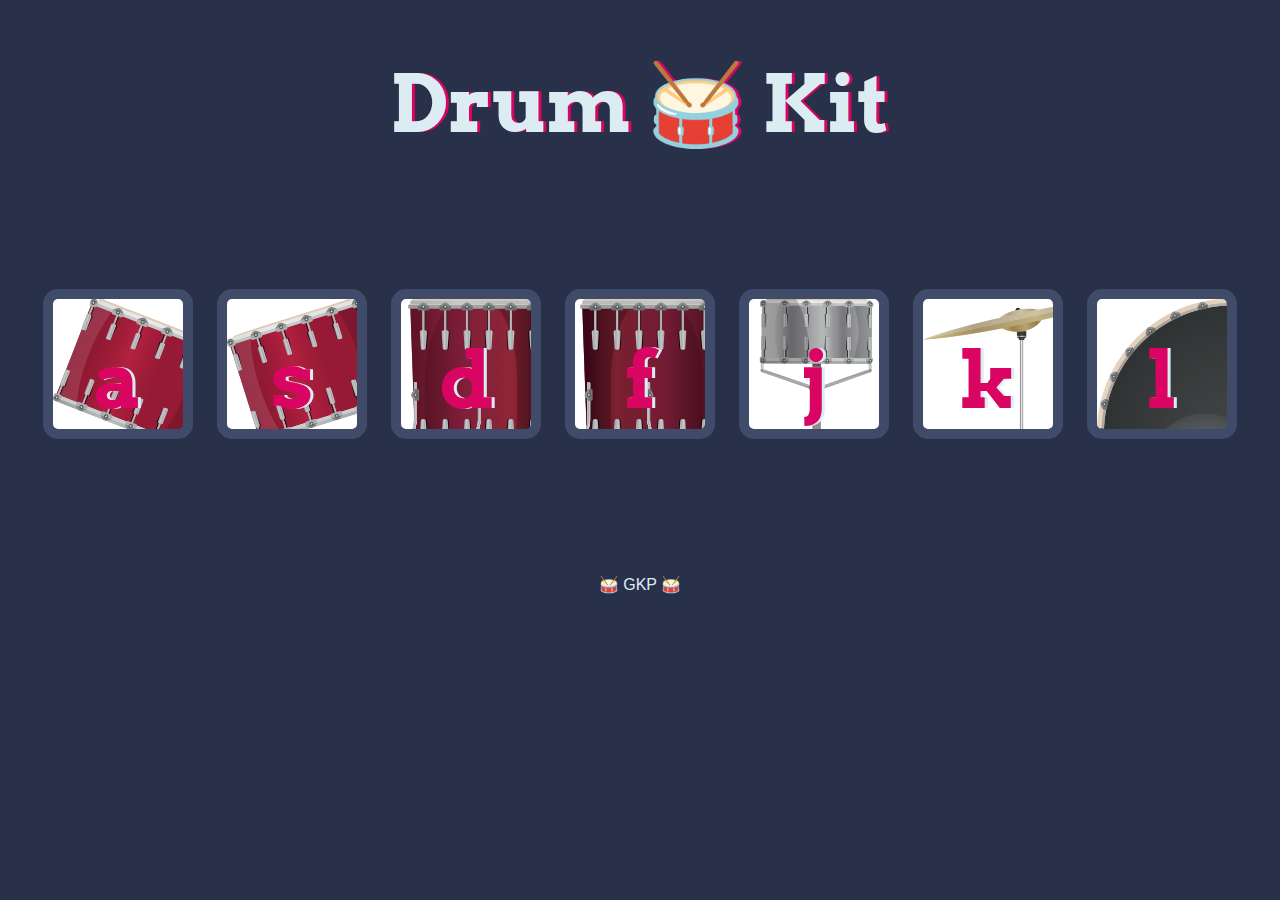
<file: geeki-drum-kit/index.html>
<!DOCTYPE html>
<html lang="en" dir="ltr">

<head>
  <meta charset="utf-8">
  <title>Bing Bam Boom</title>
  <link rel="stylesheet" href="styles.css">
  <link href="https://fonts.googleapis.com/css?family=Arvo" rel="stylesheet">
</head>

<body>

  <h1 id="title">Drum 🥁 Kit</h1>
  
  <div class="set">
    <button class="a drum">a</button>
    <button class="s drum">s</button>
    <button class="d drum">d</button>
    <button class="f drum">f</button>
    <button class="j drum">j</button>
    <button class="k drum">k</button>
    <button class="l drum">l</button>
  </div>


  <script src="index.js" charset="utf=8">


  </script>

</body> 

<footer>
    🥁 GKP 🥁
</footer>


</html>

<!-- Seasonal/Custom drum kit sounds and design for... Halloween, Christmas, New Years?, etc and Bresee's special -->
<!-- Set different versions of the drum kit to activate when 'today' reaches certain dates/months -->
<!-- Tailwind CSS -->
</file>
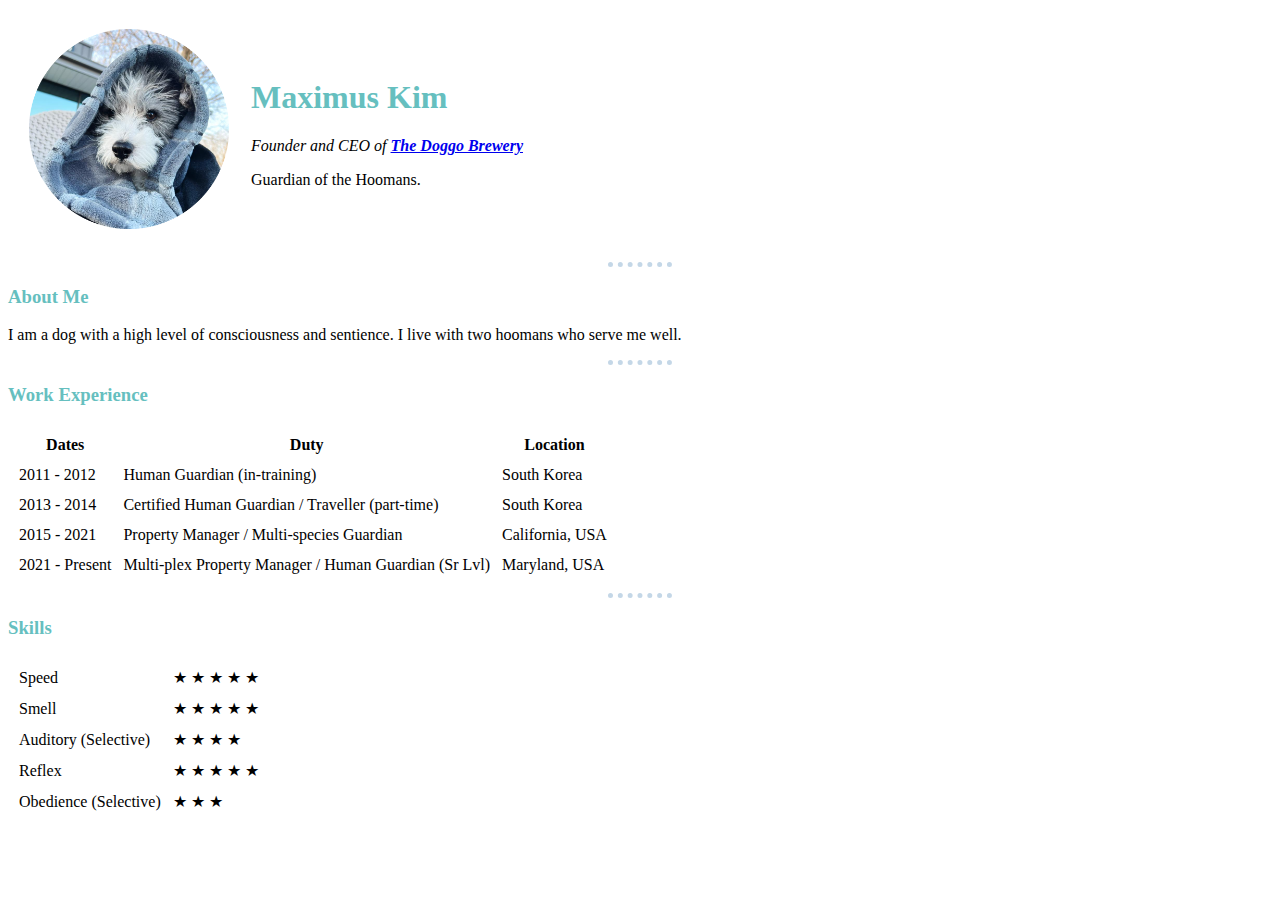
<file: geeki-max-site/index.html>
<!DOCTYPE html>
<html lang="en">
<head>
    <meta charset="UTF-8">
    <meta http-equiv="X-UA-Compatible" content="IE=edge">
    <meta name="viewport" content="width=device-width, initial-scale=1.0">
    <title>Max's Personal Site</title>
    <link rel="stylesheet" type="text/css" href="css/styles.css">
</head>

<body>
    <table cellspacing="20">
        <tr>
            <td><img class="max-profile" src="images/max_profile-modified.png" width="200" height="200" alt="max-profile"></td>
            <td><h1>Maximus Kim</h1>
            <p><em>Founder and CEO of <strong><a href="https://www.doggobrewery.co/">The Doggo Brewery</a></strong></em></p>
            <p>Guardian of the Hoomans.</p></td>
        </tr>
    </table>

    <hr>
    <h3>About Me</h3>
    <p>I am a dog with a high level of consciousness and sentience. I live with two hoomans who serve me well.</p>
    <hr>
    <h3>Work Experience</h3>
    <table cellspacing="10">
        <thead>
            <tr>
                <th>Dates</th>
                <th>Duty</th>
                <th>Location</th>
            </tr>
        </thead>
        <tbody>
            <tr>
                <td>2011 - 2012</td>
                <td>Human Guardian (in-training)</td>
                <td>South Korea</td>
            </tr>
            <tr>
                <td>2013 - 2014</td>
                <td>Certified Human Guardian / Traveller (part-time)</td>
                <td>South Korea</td>
            </tr>
            <tr>
                <td>2015 - 2021</td>
                <td>Property Manager / Multi-species Guardian</td>
                <td>California, USA</td>
            </tr>
            <tr>
                <td>2021 - Present</td>
                <td>Multi-plex Property Manager / Human Guardian (Sr Lvl)</td>
                <td>Maryland, USA</td>
            </tr>
        </tbody>
    </table>
    
    <hr>
    <h3>Skills</h3>
    <table cellspacing="10">
        <tr>
            <td>Speed</td>
            <td>★ ★ ★ ★ ★</td>
        </tr>
        <tr>
            <td>Smell</td>
            <td>★ ★ ★ ★ ★</td>
        </tr>
        <tr>
            <td>Auditory (Selective)</td>
            <td>★ ★ ★ ★</td>
        </tr>
        <tr>
            <td>Reflex</td>
            <td>★ ★ ★ ★ ★</td>
        </tr>
        <tr>
            <td>Obedience (Selective)</td>
            <td>★ ★ ★</td>
        </tr>
    </table>
</body>
</html>
</file>
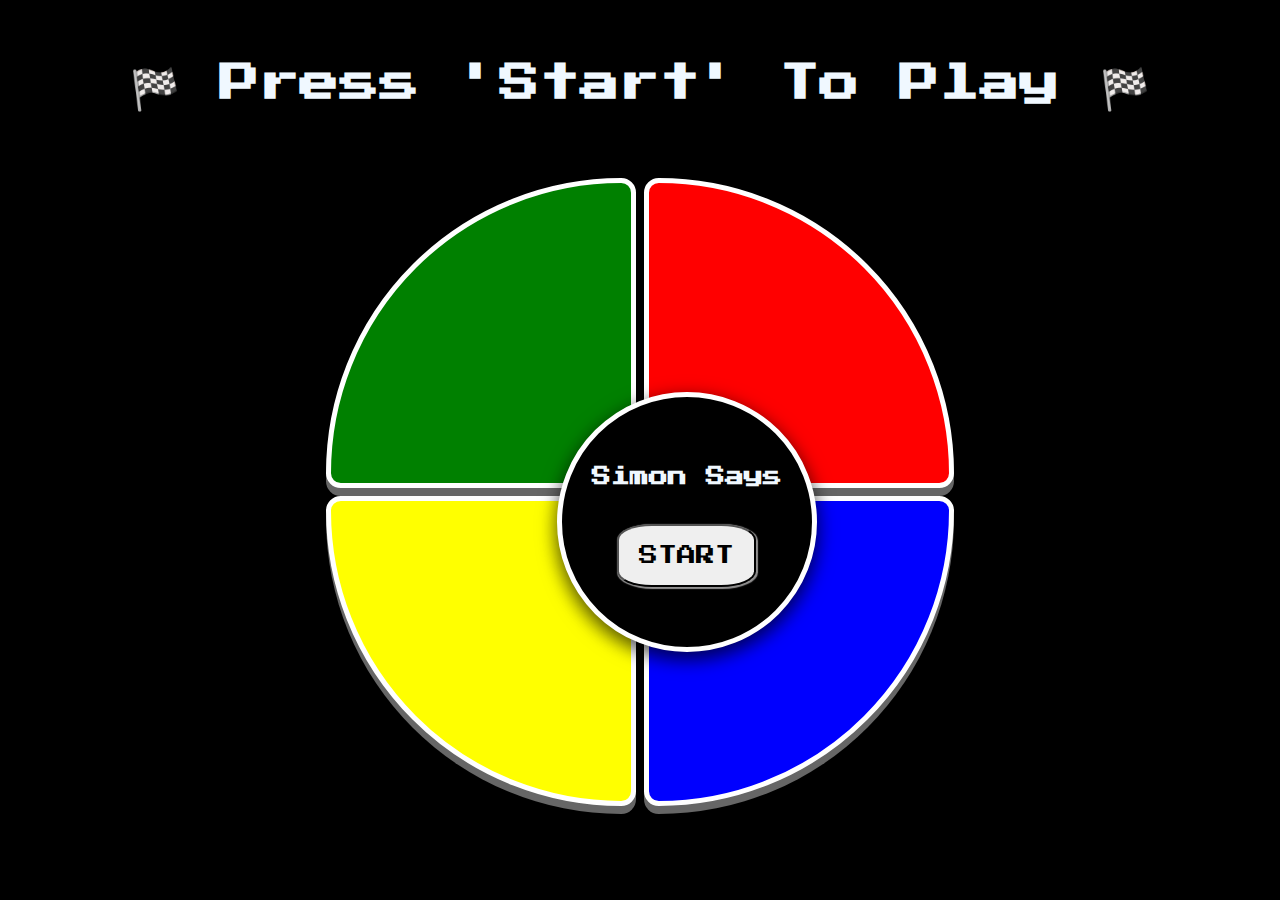
<file: geeki-simon-game/index.html>
<!DOCTYPE html>
<html lang="en">
<head>
    <meta charset="UTF-8">
    <meta http-equiv="X-UA-Compatible" content="IE=edge">
    <meta name="viewport" content="width=device-width, initial-scale=1.0">
    <title>The Simon Game</title>
    
    <link rel="stylesheet" href="styles.css">
    <link rel="preconnect" href="https://fonts.googleapis.com">
<link rel="preconnect" href="https://fonts.gstatic.com" crossorigin>
<link href="https://fonts.googleapis.com/css2?family=Press+Start+2P&display=swap" rel="stylesheet">

</head>
<body>
    <h1 id="level-title">🏁 Press 'Start' To Play 🏁</h1>

    <div id="container">
        <div id="small-container">
            <h4 class="simon-title">Simon Says</h4>
            <button class="start-btn">START</button>
        </div>

        <div class="row">
            <div type="button" id="green" class="btn green">
            </div>
            <div type="button" id="red" class="btn red">
            </div>
        </div>
        
        <div class="row">
            <div type="button" id="yellow" class="btn yellow">
            </div>
            <div type="button" id="blue" class="btn blue">  
            </div>
        </div>
    </div>

    <script src="https://ajax.googleapis.com/ajax/libs/jquery/3.6.0/jquery.min.js"></script>
    <script src="game.js" charset="utf-8"></script>
</body>
</html>
</file>
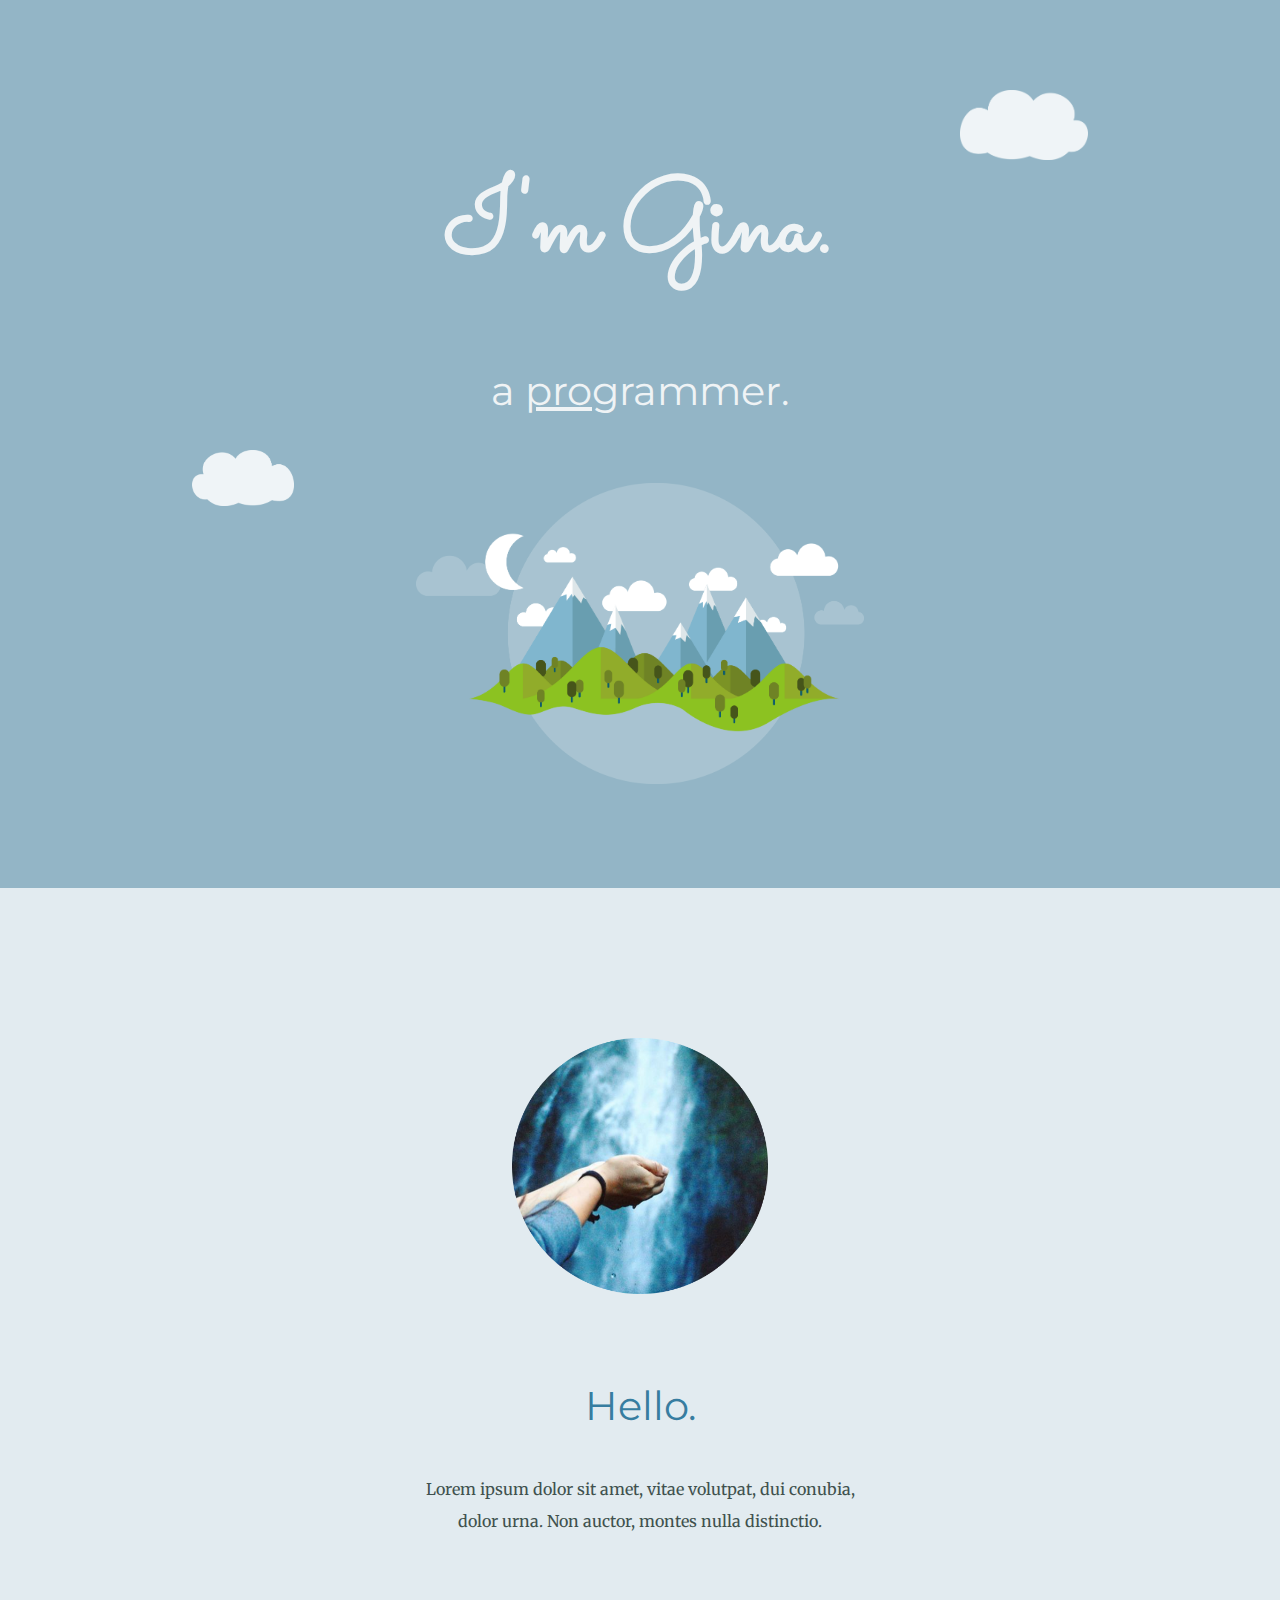
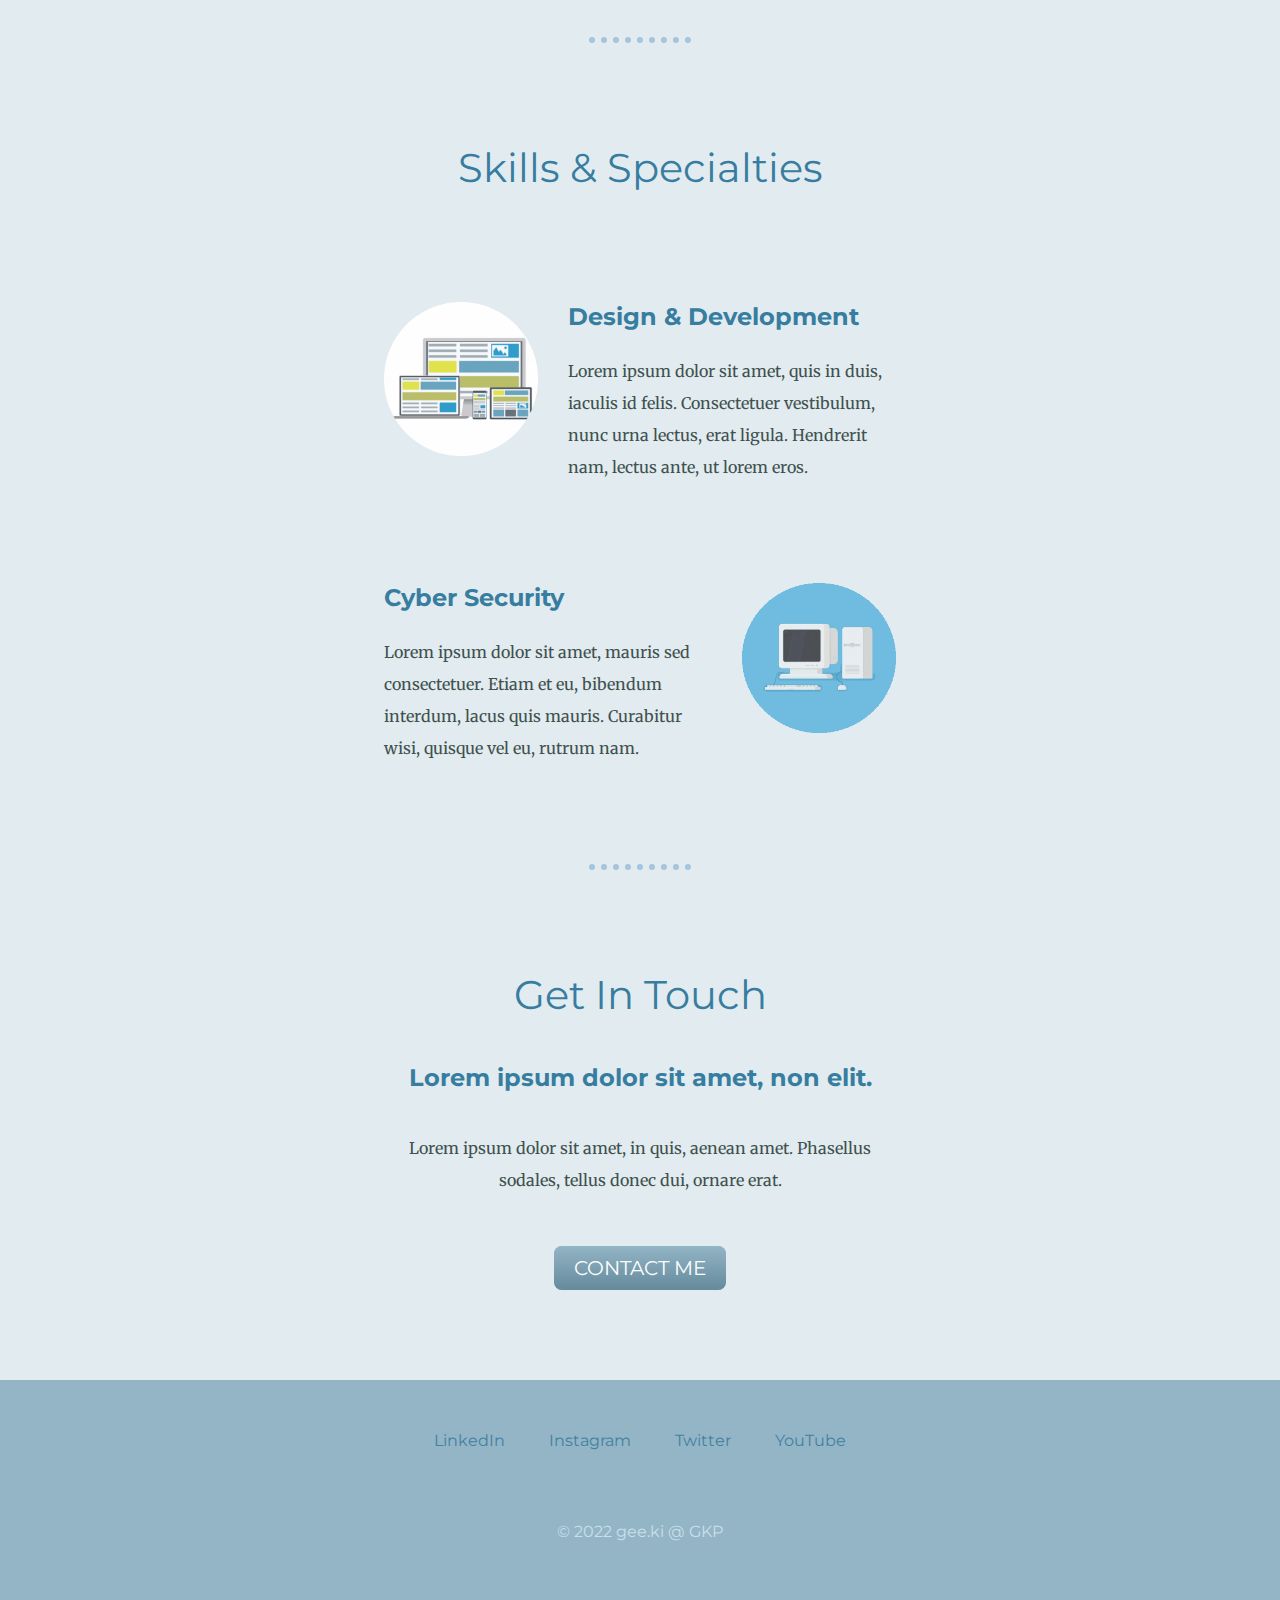
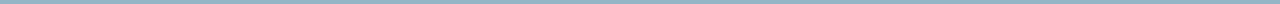
<file: geeki-test-site/index.html>
<!DOCTYPE html>
<html lang="en">
<head>
    <meta charset="UTF-8">
    <meta http-equiv="X-UA-Compatible" content="IE=edge">
    <meta name="viewport" content="width=device-width, initial-scale=1.0">
    <title>geeki dev</title>
    <link rel="stylesheet" type="text/css" href="css/styles.css">
    <link rel="icon" href="images/favicon_io/favicon.ico">
    <link rel="preconnect" href="https://fonts.googleapis.com">
<link rel="preconnect" href="https://fonts.gstatic.com" crossorigin>
<link href="https://fonts.googleapis.com/css2?family=Merriweather:wght@300&family=Montserrat&family=Sacramento&display=swap" rel="stylesheet">
</head>

<body>

    <div class="top-container">
        <!-- <img id="top-cloud" src="images/cloud.png" alt="cloud"> -->
        <img id="right-cloud" src="images/white-cloud.png" alt="cloud image">
        <h1 id="intro-name">I'm Gina.</h1>
        <h2 id="intro-line">a <span id="pro">pro</span>grammer.</h2>
        <img id="bottom-cloud" src="images/white-cloud.png" alt="cloud image">
        <img id="mountain-moon" src="images/mountain_moon.png" alt="island boat">
    </div>


    <div class="middle-container">
        <div class="profile">
          <img class="profile-img" src="images/waterfall-modified.png" alt="">
          <h2 id="hello">Hello.</h2>
          <p class="intro">Lorem ipsum dolor sit amet, vitae volutpat, dui conubia, dolor urna. Non auctor, montes nulla distinctio.</p>
        </div>

        <hr>

        <div class="skills">
          <h2>Skills & Specialties</h2>
          <div class="skill-row">
            <img class="device-gif" src="images/devices.gif" alt="devices">
            <h3>Design & Development</h3>
            <p>Lorem ipsum dolor sit amet, quis in duis, iaculis id felis. Consectetuer vestibulum, nunc urna lectus, erat ligula. Hendrerit nam, lectus ante, ut lorem eros.</p>
          </div>
          <div class="skill-row">
            <img class="comp-gif" src="images/giphy-comp-modified.gif" alt="computer">
            <h3>Cyber Security</h3>
            <p>Lorem ipsum dolor sit amet, mauris sed consectetuer. Etiam et eu, bibendum interdum, lacus quis mauris. Curabitur wisi, quisque vel eu, rutrum nam.</p>
          </div>
        </div>

        <hr>

        <div class="contact-me">
          <h2>Get In Touch</h2>
          <h3>Lorem ipsum dolor sit amet, non elit.</h3>
          <p class="contact-msg">Lorem ipsum dolor sit amet, in quis, aenean amet. Phasellus sodales, tellus donec dui, ornare erat.</p>
          <a class="btn" href="mailto:km3gna@gmail.com">CONTACT ME</a>
        </div>
      </div>
      
      <div class="bottom-container">
        <a class="footer-link" href="https://www.linkedin.com/">LinkedIn</a>
        <a class="footer-link" href="https://www.instagram.com/">Instagram</a>
        <a class="footer-link" href="https://twitter.com/">Twitter</a>
        <a class="footer-link" href="https://www.youtube.com/">YouTube</a>
        <p class="copyright">© 2022 gee.ki @ GKP</p>
      </div>
      
</body>
</html>
</file>
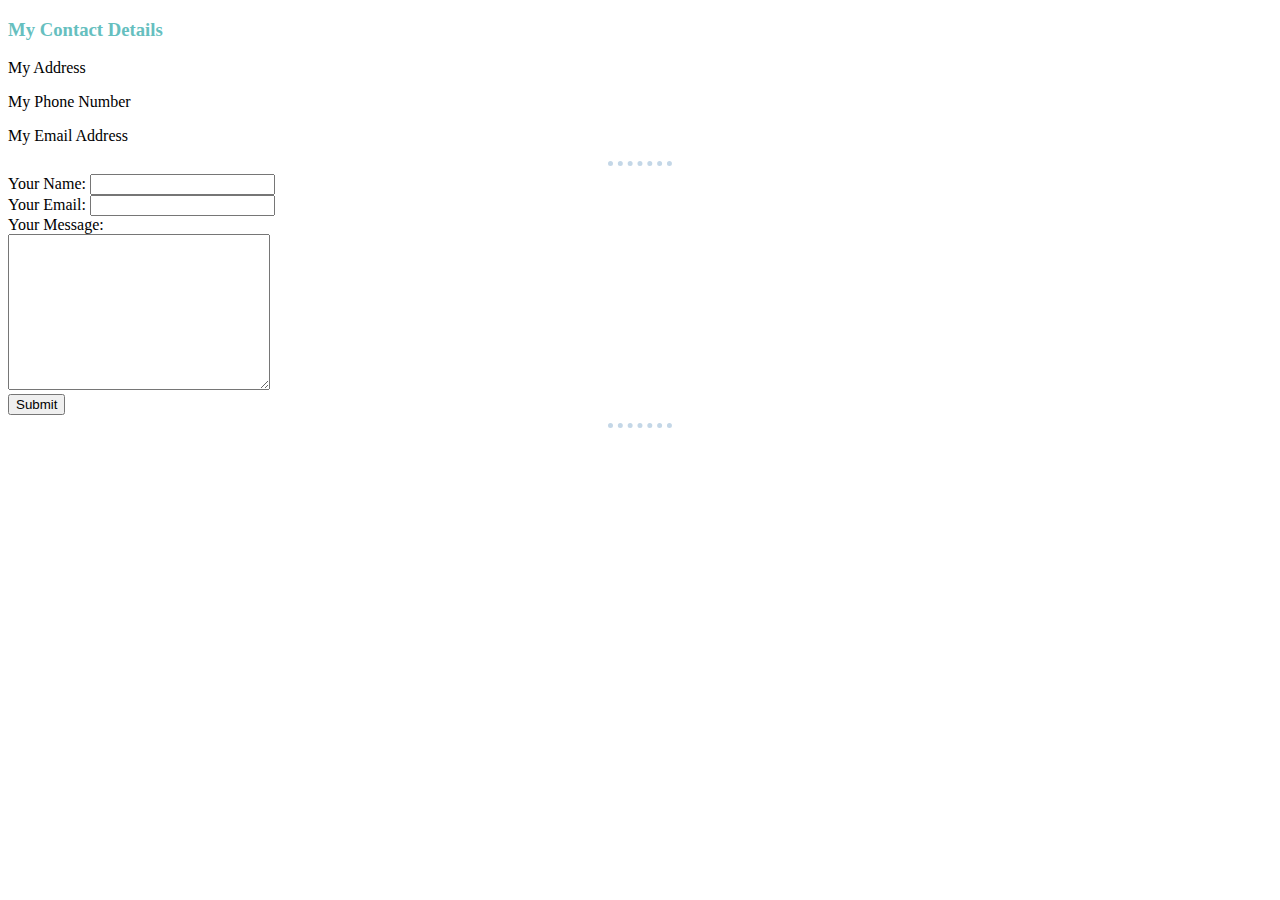
<file: geeki-max-site/contact-me.html>
<!DOCTYPE html>
<html lang="en">
<head>
    <meta charset="UTF-8">
    <meta http-equiv="X-UA-Compatible" content="IE=edge">
    <meta name="viewport" content="width=device-width, initial-scale=1.0">
    <title>Contact Me</title>
    <link rel="stylesheet" href="css/styles.css">
</head>
<body>
    <h3>My Contact Details</h3>
    <p>My Address</p>
    <p>My Phone Number</p>
    <p>My Email Address</p>

    <hr>
    <form action="mailto:nmnmkfurever@gmail.com" method=""post" enctype="text/plain">
        <label>Your Name:</label>
        <input type="text" name="yourName" value=""><br>
        <label>Your Email:</label>
        <input type="email" name="yourEmail" value=""><br>
        <label>Your Message:</label><br>
        <textarea name="yourMessage" rows="10" cols="30"></textarea><br>
        <input type="submit" name="">
    </form>
    <hr>
</body>
</html>
</file>
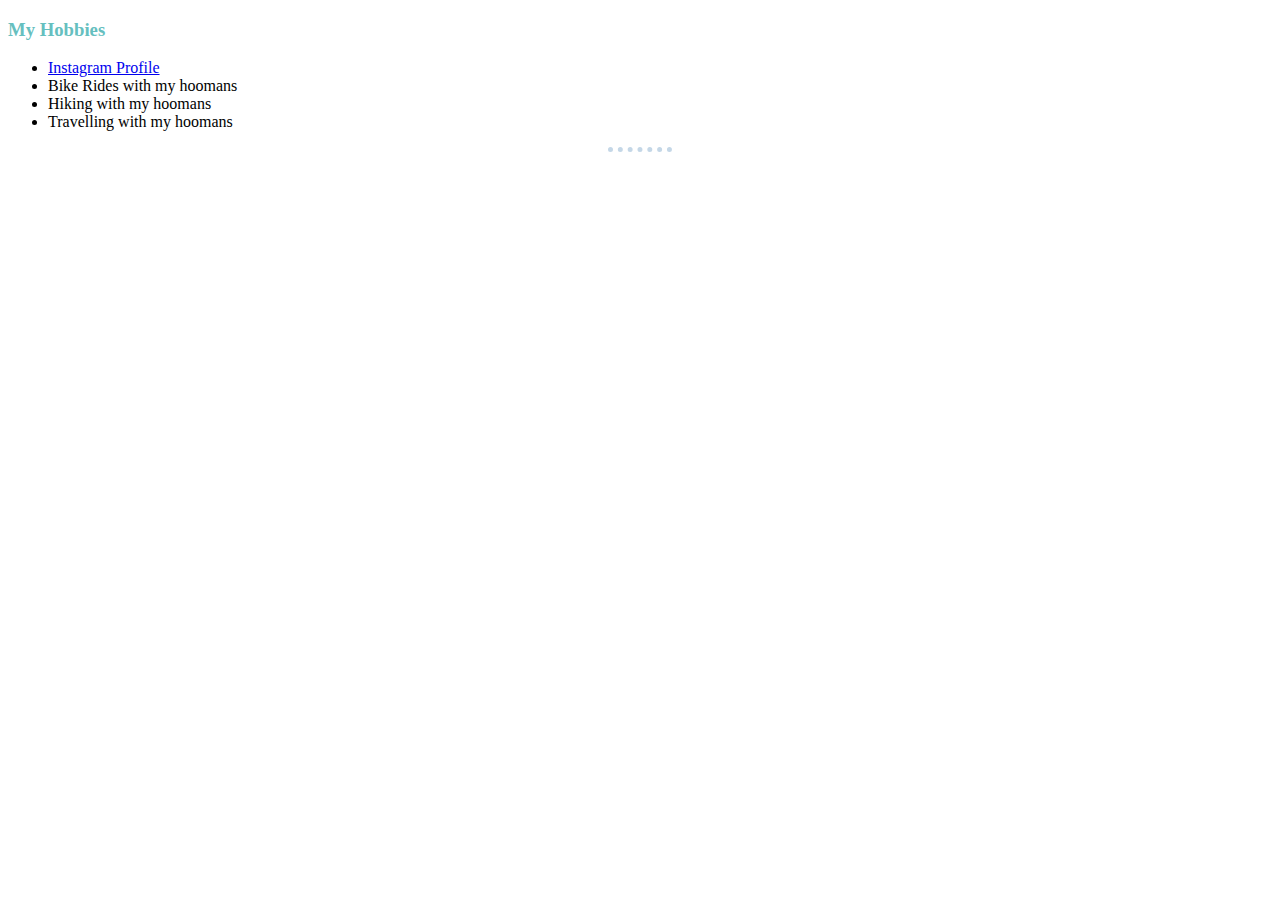
<file: geeki-max-site/hobbies.html>
<!DOCTYPE html>
<html lang="en">
<head>
    <meta charset="UTF-8">
    <meta http-equiv="X-UA-Compatible" content="IE=edge">
    <meta name="viewport" content="width=device-width, initial-scale=1.0">
    <title>My Hobbies</title>
    <link rel="stylesheet" href="css/styles.css">
</head>
<body>
    <h3>My Hobbies</h3>

    <ul>
        <li><a href="https://www.instagram.com/amimaxiam">Instagram Profile</a></li>
        <li>Bike Rides with my hoomans</li>
        <li>Hiking with my hoomans</li>
        <li>Travelling with my hoomans</li>
    </ul>
    <hr>
</body>
</html>
</file>
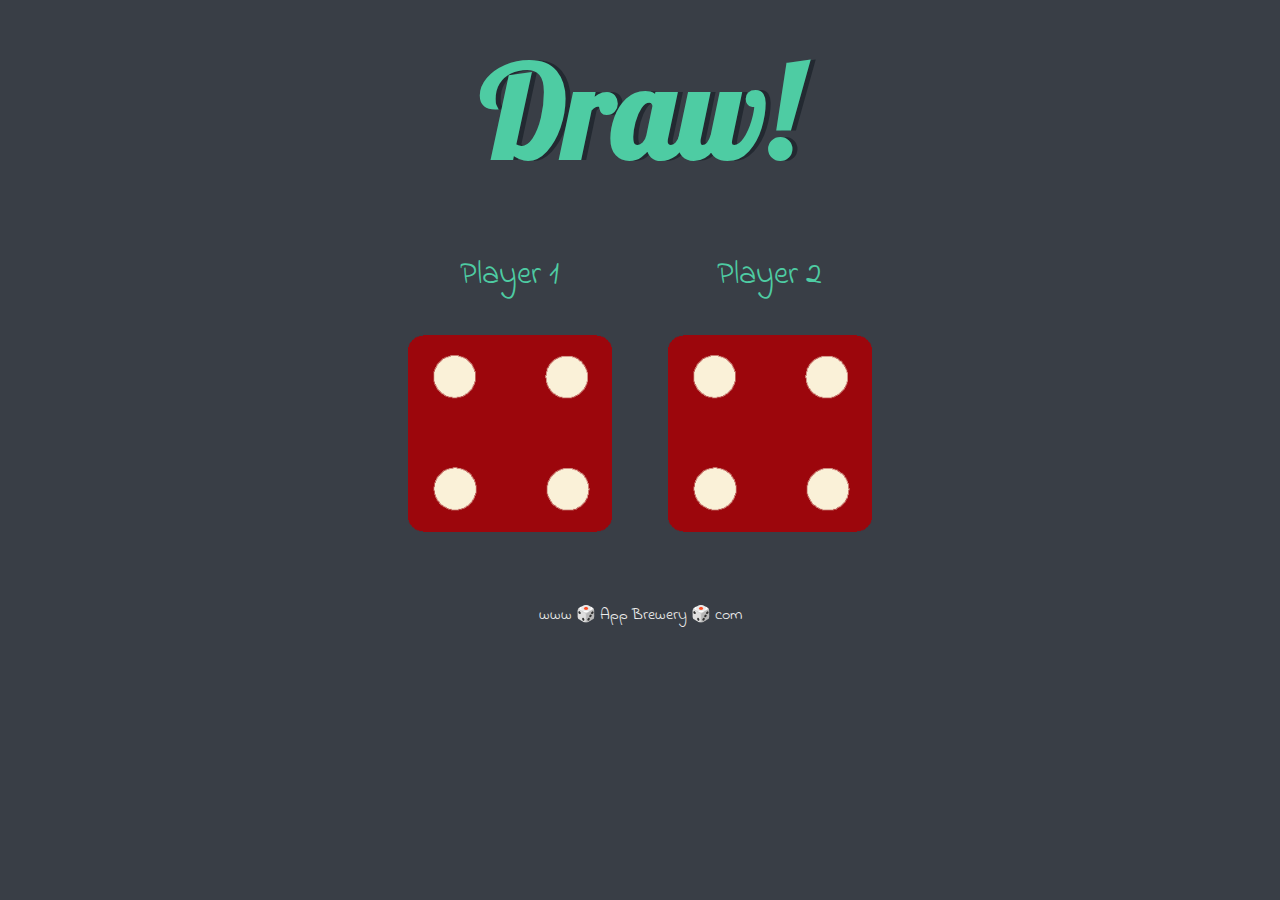
<file: geeki-dice-game/Dicee Challenge - Completed/dicee.html>
<!DOCTYPE html>
<html lang="en" dir="ltr">
  <head>
    <meta charset="utf-8">
    <title>Dicee</title>
    <link rel="stylesheet" href="styles.css">
    <link href="https://fonts.googleapis.com/css?family=Indie+Flower|Lobster" rel="stylesheet">

  </head>
  <body>

    <div class="container">
      <h1>Refresh Me</h1>

      <div class="dice">
        <p>Player 1</p>
        <img class="img1" src="images/dice6.png">
      </div>

      <div class="dice">
        <p>Player 2</p>
        <img class="img2" src="images/dice6.png">
      </div>

    </div>

    <script src="index.js" charset="utf-8"></script>

      </body>

      <footer>
        www 🎲 App Brewery 🎲 com
      </footer>
    </html>
</file>
<file: geeki-drum-kit/styles.css>
body {
  text-align: center;
  background-color: #283149;
}

h1 {
  font-size: 5rem;
  color: #DBEDF3;
  font-family: "Arvo", cursive;
  text-shadow: 3px 0 #DA0463;

}

footer {
  color: #DBEDF3;
  font-family: sans-serif;
}

.a {
  background-image: url(images/tom1.png);

}

.s {
  background-image: url(images/tom2.png);

}

.d {
  background-image: url(images/tom3.png);
 
}

.f {
  background-image: url(images/tom4.png);

}

.j {
  background-image: url(images/snare.png);
 
}

.k {
  background-image: url(images/crash.png);

}

.l {
  background-image: url(images/kick.png);

}

.set {
  margin: 10% auto;
}

.game-over {
  background-color: red;
  opacity: 0.8;
}

.pressed {
  box-shadow: 0 3px 4px 0 #DBEDF3;
  opacity: 0.5;
}

.red {
  color: red;
}

.drum {
  outline: none;
  border: 10px solid #404B69;
  font-size: 5rem;
  font-family: 'Arvo', cursive;
  line-height: 2;
  font-weight: 900;
  color: #DA0463;
  text-shadow: 3px 0 #DBEDF3;
  border-radius: 15px;
  display: inline-block;
  width: 150px;
  height: 150px;
  text-align: center;
  margin: 10px;
  background-color: white;
  
}
</file>
<file: geeki-max-site/css/styles.css>
/* css/styles.css */


/************************* TAG SELECTORS *************************/

body {
    background-color:white;
}

h1 {
    color: #66bfbf
}

h3 {
    color: #66bfbf
}

hr {
    border-style:none;
    border-top-style:dotted;
    border-color:rgb(196, 215, 231);
    border-width:5px;
    width: 5%;
}


/************************* CLASS SELECTORS *************************/

/* Max profile photo :hover effect, different photo */


/************************* ID SELECTORS *************************/
</file>
<file: geeki-simon-game/styles.css>
body {
    text-align: center;
    background-color: black;
}


#level-title {
    font-family: 'Press Start 2P', cursive;
    font-size: 2.5rem;
    margin: 5%;
    color: aliceblue;
}

.container {
    display: block;
    width: 50%;
    margin: 20px;
    position: relative;
    display: block;
}

#small-container {
    display: inline-block;
    height: 250px;
    width: 250px;
    background-color: black;
    border: 5px solid white;
    border-radius: 100%;
    z-index: 10;
    position:absolute;
    top: 43.5%;
    left: 43.5%;
    box-shadow: 0 8px 16px 0 #00000033, 0 6px 20px 0 #00000099;
}

.simon-title {
    font-family: 'Press Start 2P', cursive;
    font-size: 1.2rem;
    color: aliceblue;
    padding-top: 18%;
    border-radius: 30%;
}

.start-btn {
    padding: 8% ;
    margin: 5%;
    font-size: 1.2rem;
    font-family: 'Press Start 2P', cursive;
    transition-duration: 0.4s;
    border-radius: 25%;
    box-shadow: 1px 1px 1px 1px #919090;
}

.start-btn:hover {
    background-color: #007bf6d9;
    color: aliceblue;
    opacity: 85%;
}

.btn {
    height: 300px;
    width: 300px;
    border: 5px solid white;
    display: inline-block;
    margin: 2px;
}

.game-over {
    background-color: #ff0000d2;
    opacity: 0.8;
}

.green {
    background-color: green;
    border-radius: 100% 5% 0 5%;
    box-shadow: 0 8px #666;
}

.red {
    background-color: red;
    border-radius: 5% 100% 5% 0;
    box-shadow: 0 8px #666;
}

.yellow {
    background-color: yellow;
    border-radius: 5% 0 5% 100%;
    box-shadow: 0 8px #666;
}

.blue {
    background-color: blue;
    border-radius: 0 5% 100% 5%;
    box-shadow: 0 8px #666;
}

.pressed {
    box-shadow: 0 2px #4a4747;
    opacity: 85%;
    transform: translateY(4px);
}
</file>
<file: geeki-test-site/css/styles.css>
/* css/styles.css */


/******************** TAG SELECTORS ********************/


body {
    color: #40514E;
    background-color: #f1f3fc;
    margin: 0;
    text-align: center;
    font-family: 'Merriweather', serif;
}

hr {
    border-style:none;
    border-top-style:dotted;
    border-color:#a6c4db;
    border-width: 6px;
    width: 8%;
    margin: 100px auto;
}

h1 {
    margin: 0 auto;
    font-family: 'Sacramento', cursive;
    font-size: 6.5rem;
    line-height: 2;
}

h2 {
    font-family: 'Montserrat', sans-serif;
    font-size: 2.5rem;
    font-weight: normal;
    padding-bottom: 10px;
}

h3 {
    font-family: 'Montserrat', sans-serif;
    color: #377da0;
    font-size: 1.5rem;
}

h2, a {
    color: #377da0;
}

p {
    line-height: 2;
}

a {
    color: #4281a0;
    font-family: 'Montserrat', sans-serif;
    margin: 10px 20px;
    text-decoration: none;
}

a:hover {
    color: #c9e0eb;
}


/******************** CLASS SELECTORS ********************/


.top-container {
    background-color: #93B5C6;
    padding-top: 125px;
    padding-bottom: 100px;
}

.middle-container {
    background-color: #e2ebf0;
    padding: 100px 0;
}

.bottom-container {
    background-color: #93B5C6;
    padding: 50px 0 20px;
}

.profile-img {
    width: 20%;
    margin: 50px auto 50px auto;
}

.device-gif {
    width: 30%;
    float: left;
    margin-right: 30px;
}

.comp-gif {
    width: 30%;
    float: right;
    margin-left: 30px;
}

.skill-row {
    width: 40%;
    margin: 100px auto 100px auto;
    text-align: left;
}

.intro {
    width: 35%;
    margin: auto;
}

.contact-msg {
    width: 40%;
    margin: 40px auto 60px;
}

.copyright {
    color: #c9e0eb;
    font-family: 'Montserrat', sans-serif;
    padding: 50px 0 20px;
}

.btn {
    background: #93B5C6;
    background-image: -webkit-linear-gradient(top, #93B5C6, #648a9c);
    background-image: -moz-linear-gradient(top, #93B5C6, #648a9c);
    background-image: -ms-linear-gradient(top, #93B5C6, #648a9c);
    background-image: -o-linear-gradient(top, #93B5C6, #648a9c);
    background-image: linear-gradient(to bottom, #93B5C6, #648a9c);
    -webkit-border-radius: 8;
    -moz-border-radius: 8;
    border-radius: 8px;
    font-family: 'Montserrat', sans-serif;
    color: #ffffff;
    font-size: 20px;
    padding: 10px 20px 10px 20px;
    text-decoration: none;
  }
  
  .btn:hover {
    background: #4eb4e0;
    background-image: -webkit-linear-gradient(top, #4eb4e0, #4193b3);
    background-image: -moz-linear-gradient(top, #4eb4e0, #4193b3);
    background-image: -ms-linear-gradient(top, #4eb4e0, #4193b3);
    background-image: -o-linear-gradient(top, #4eb4e0, #4193b3);
    background-image: linear-gradient(to bottom, #4eb4e0, #4193b3);
    text-decoration: none;
  }


/******************** ID SELECTORS ********************/


/* top container */

#intro-name {
    color: #eff3f5;
    top: 150px;
}

#intro-line {
    color: #eff3f5;
}

#pro {
    text-decoration: underline;
}

#mountain-moon {
    width: 35%;
    height: auto;
    margin: 25px auto 0px auto;
}

#right-cloud {
    position: absolute;
    right: 15%;
    top: 10%;
    width: 10%;
    opacity: 85%;
    transform: scaleX(-1);
}

#bottom-cloud {
    position: absolute;
    left: 15%;
    top: 50%;
    width: 8%;
    opacity: 85%;
}


/* middle container */




/* bottom container */
</file>
<file: geeki-dice-game/Dicee Challenge - Completed/styles.css>
.container {
  width: 70%;
  margin: auto;
  text-align: center;
}

.dice {
  text-align: center;
  display: inline-block;

}

body {
  background-color: #393E46;
}

h1 {
  margin: 30px;
  font-family: 'Lobster', cursive;
  text-shadow: 5px 0 #232931;
  font-size: 8rem;
  color: #4ECCA3;
}

p {
  font-size: 2rem;
  color: #4ECCA3;
  font-family: 'Indie Flower', cursive;
}

img {
  width: 80%;
}

footer {
  margin-top: 5%;
  color: #EEEEEE;
  text-align: center;
  font-family: 'Indie Flower', cursive;

}
</file>
